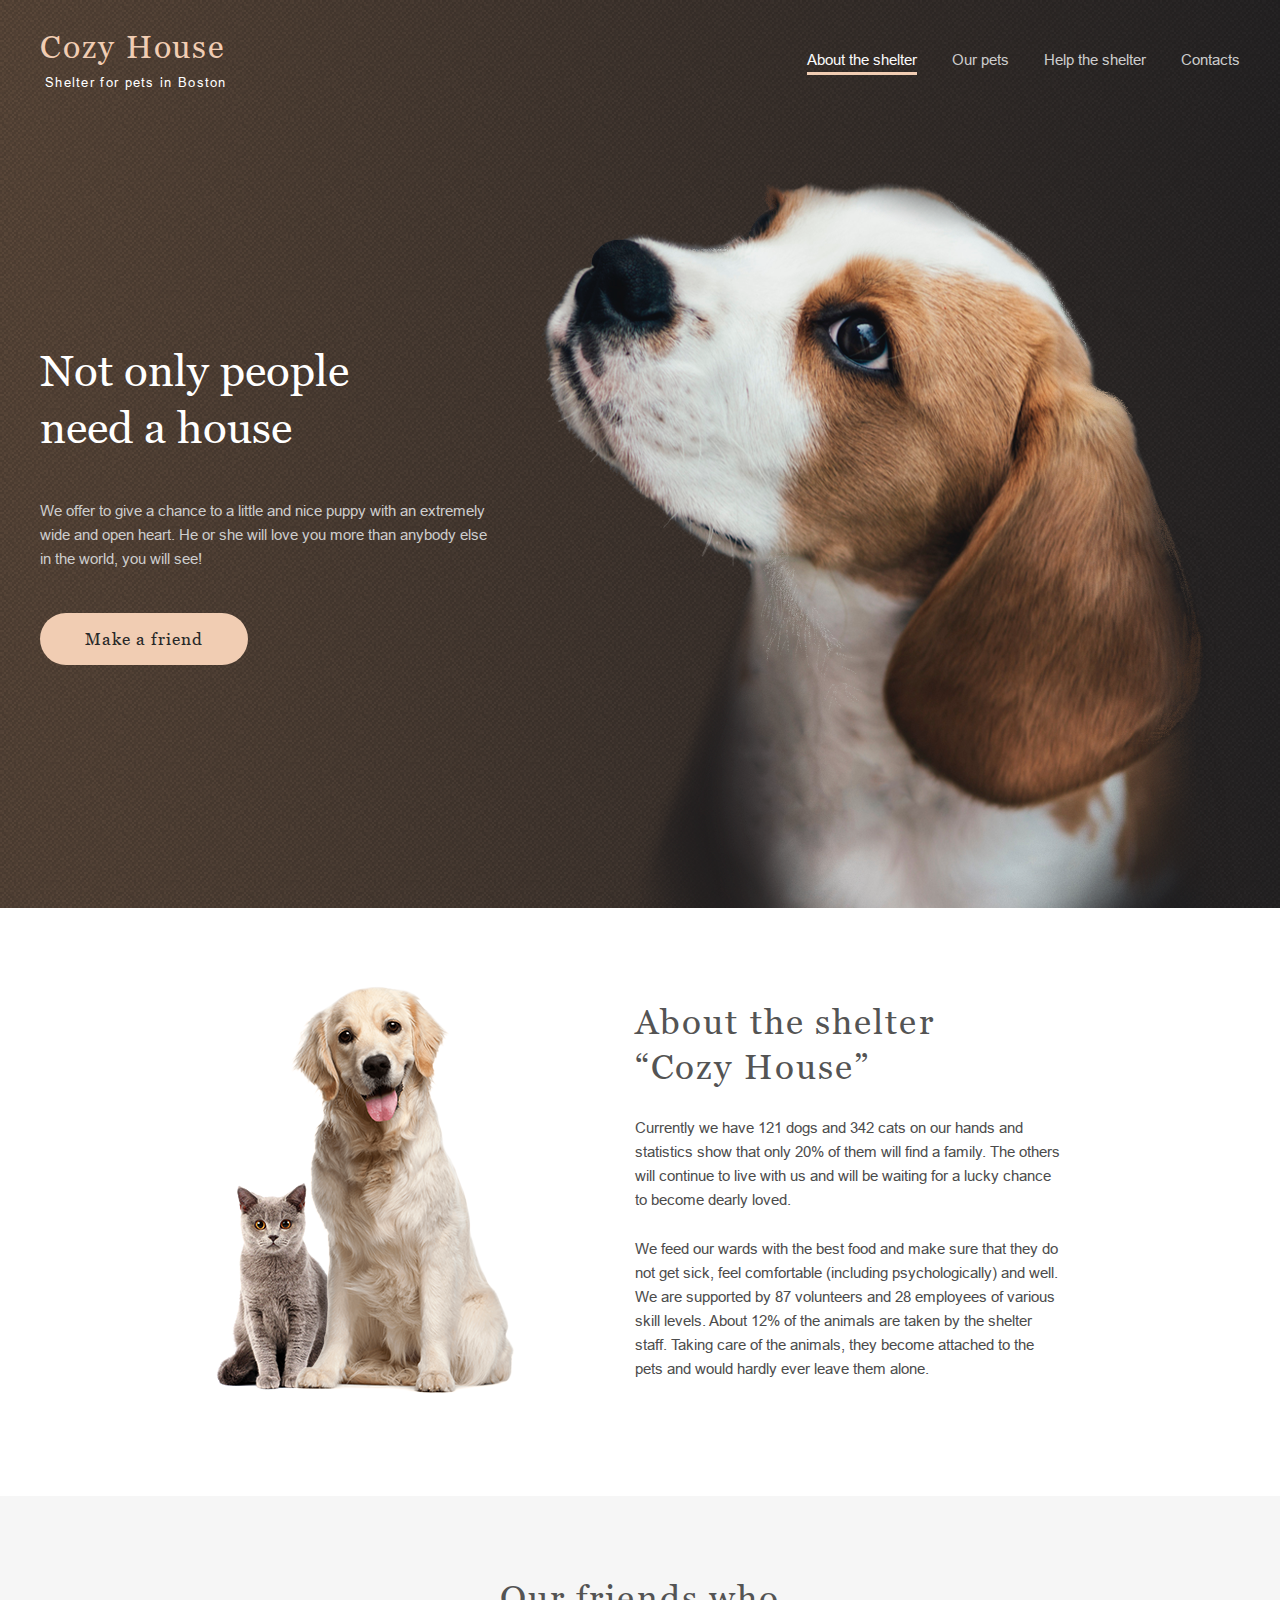
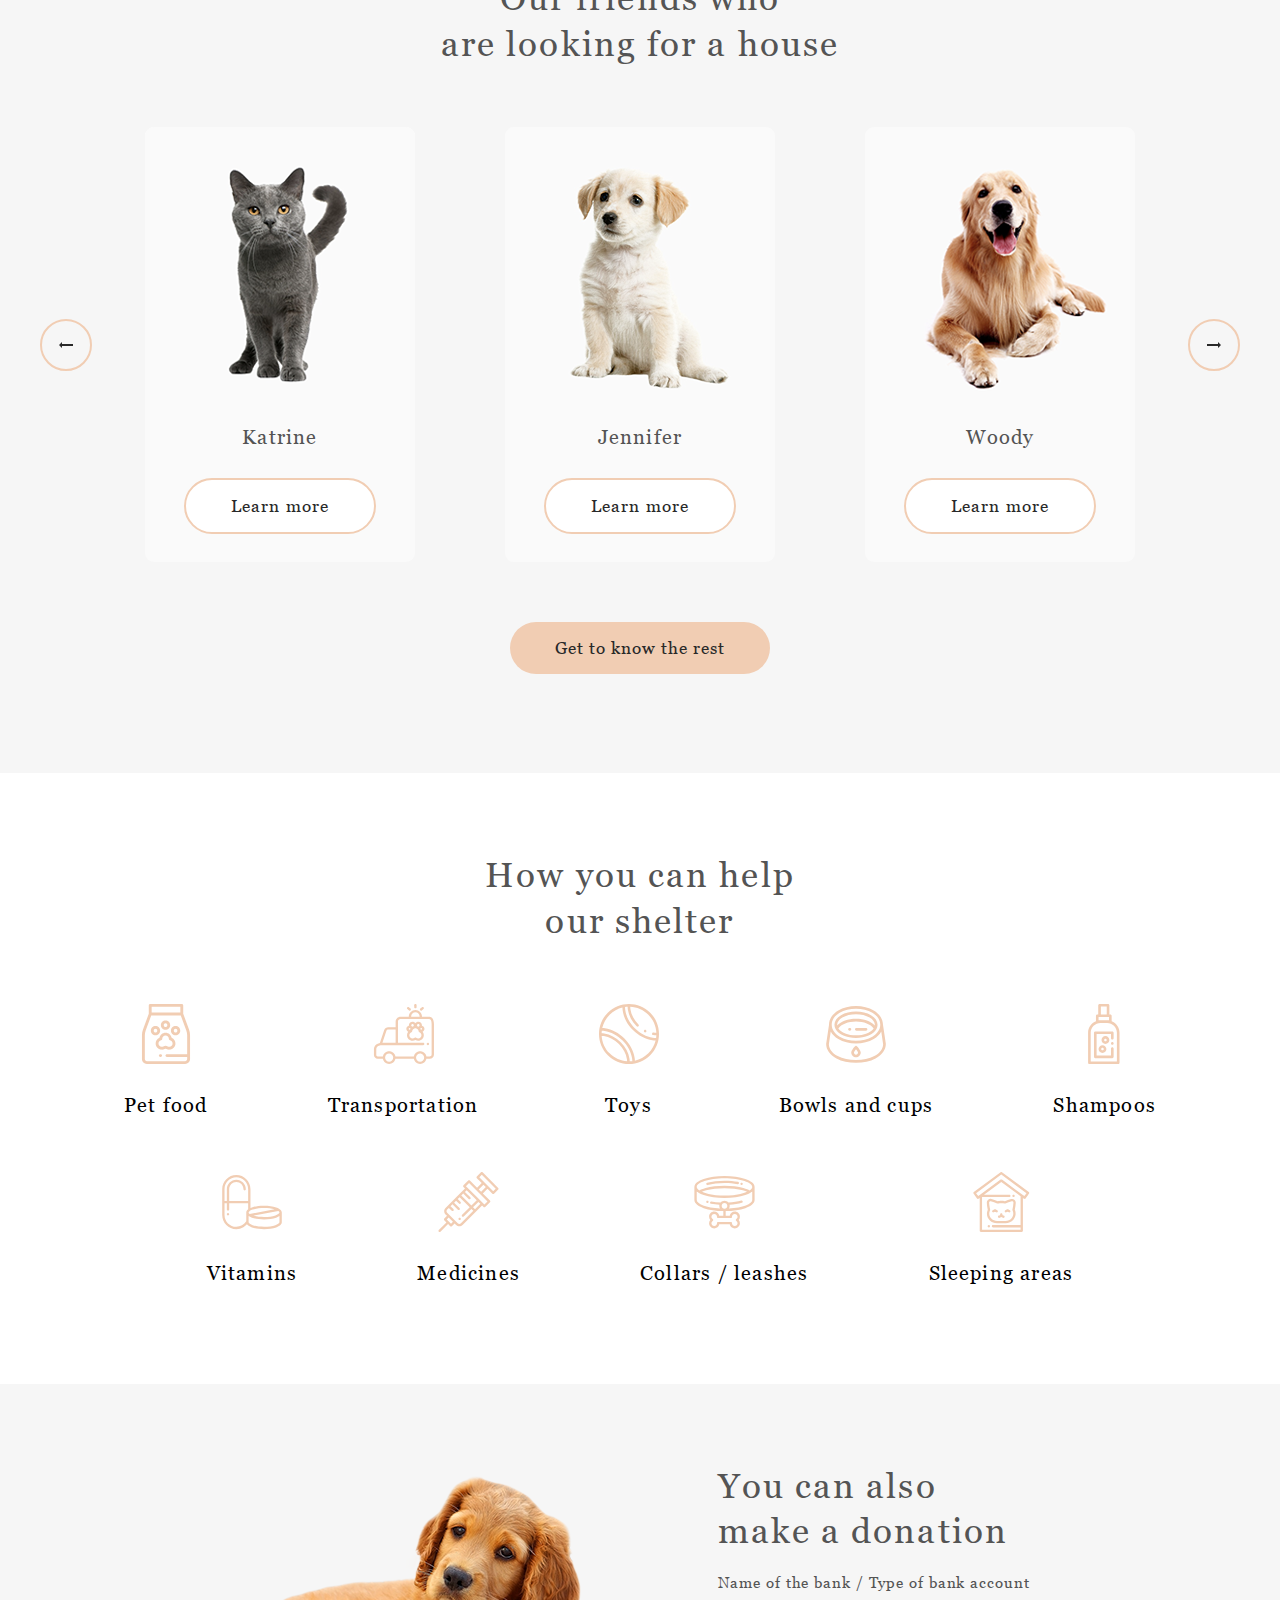
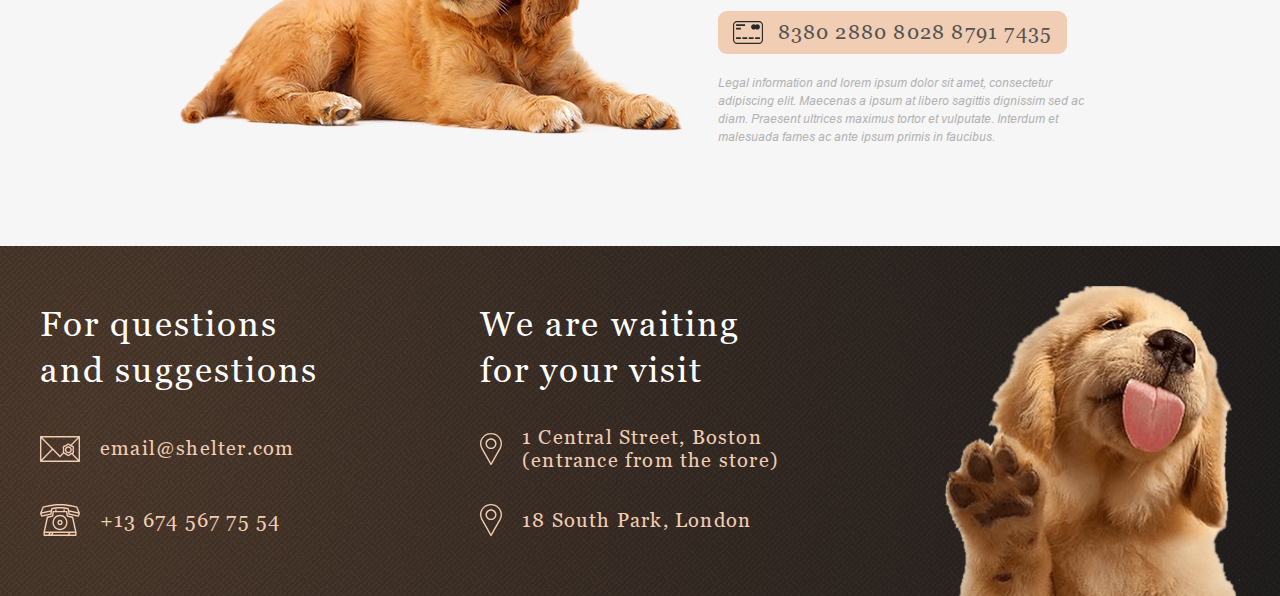
<file: shelter/index.html>
<!DOCTYPE html>
<html lang="en">

<head>
  <meta charset="UTF-8">
  <meta http-equiv="X-UA-Compatible" content="IE=edge">
  <meta name="viewport" content="width=device-width, initial-scale=1.0">
  <title>Main - Shelter</title>
  <link rel="stylesheet" type="text/css" href="./style.css">
  <!-- <link rel="stylesheet" type="text/css" href="./style-css.css"> -->
  <!-- <link rel="stylesheet" type="text/css" href="https://necolas.github.io/normalize.css/8.0.1/normalize.css"> -->
  <link rel="icon" type="image/png" sizes="32x32" href="./assets/favicon/icons8-doge-32.png">
  <link rel="icon" type="image/png" sizes="16x16" href="./assets/favicon/icons8-doge-16.png">

</head>

<body>
  <header class="header header-main">
    <div class="wrapper">
      <div onclick="location.href='#?'" class="header-logo">
        <div class="header-logo-title__main">Cozy House</div>
        <div class="header-logo-subtitle__main">Shelter for pets in Boston</div>
      </div>
      <nav class="nav">
        <ul class="nav-list">
          <li class="nav-item">
            <a href="#" class="nav-link-main__active">About the shelter</a>
          </li>
          <li class="nav-item">
            <a href="./pets.html" class="nav-link-main">Our pets</a>
          </li>
          <li class="nav-item">
            <a href="#help" class="nav-link-main">Help the shelter</a>
          </li>
          <li class="nav-item">
            <a href="#footer" class="nav-link-main">Contacts</a>
          </li>
        </ul>
      </nav>
      <div class="nav-burger">
        <svg width="30" height="22" viewBox="0 0 30 22" fill="none" xmlns="http://www.w3.org/2000/svg">
          <line y1="21" x2="30" y2="21" stroke="#F1CDB3" stroke-width="2"/>
          <line y1="11" x2="30" y2="11" stroke="#F1CDB3" stroke-width="2"/>
          <line y1="1" x2="30" y2="1" stroke="#F1CDB3" stroke-width="2"/>
          </svg>
      </div>
    </div>
  </header>
  <main class="main">

    <!-- Section 1 start -->
    <section class="welcome" id="welcome">
      <div class="wrapper">

        <h1>Not only people<br>need a house</h1>
        <p>
          We offer to give a chance to a little and nice puppy with an extremely wide and open heart. He or she will
          love you more than anybody else in the world, you will see!
        </p>
        <button class="button-welcome" onclick="location.href='#pets'" type="button">Make a friend</button>

        <img src="./assets/img/start-screen-puppy.png" class="pic welcome-pic" alt="start-screen-puppy">
      </div>
    </section>

    <!-- Section 2 start -->
    <section class="about" id="about">
      <div class="wrapper">

        <img src="./assets/img/about-pets.png" class="pic about-pic" alt="about-pets">
        <h3>About the shelter “Cozy House”</h3>
        <p>
          Currently we have 121 dogs and 342 cats on our hands and statistics show that only 20% of them will find a
          family. The others will continue to live with us and will be waiting for a lucky chance to become dearly
          loved.
        </p>
        <p>We feed our wards with the best food and make sure that they do not get sick, feel comfortable (including
          psychologically) and well. We are supported by 87 volunteers and 28 employees of various skill levels. About
          12% of the animals are taken by the shelter staff. Taking care of the animals, they become attached to the
          pets and would hardly ever leave them alone.</p>
      </div>

    </section>

    <!-- Section 3 start -->
    <section class="pets" id="pets">
      <div class="wrapper pets-main">
        <h3>Our friends who<br>are looking for a house</h3>
        <div class="pets-carousel">
          <button class="pagination__button" type="button"><img src="./assets/svg/arrow-l.svg" alt="button-arrow"></button>
          <div class="pets-cards-block-main">
            <div class="pets-card">
              <img src="./assets/img/pets/katrine.png" alt="katrine">
              <div class="pets-card-title">Katrine</div>
              <button class="pets-card-button" type="button">Learn more</button>
            </div>
            <div class="pets-card">
              <img src="./assets/img/pets/jennifer.png" alt="jennifer">
              <div class="pets-card-title">Jennifer</div>
              <button class="pets-card-button" type="button">Learn more</button>
            </div>
            <div class="pets-card">
              <img src="./assets/img/pets/woody.png" alt="woody">
              <div class="pets-card-title">Woody</div>
              <button class="pets-card-button" type="button">Learn more</button>
            </div>
          </div>
          <button class="pagination__button" type="button"><img src="./assets/svg/arrow-r.svg" alt="button-arrow"></button>
        </div>

        <button class="our-pets-button" onclick="location.href='./pets.html'" type="button">Get to know the rest</button>
      </div>
    </section>

    <!-- Section 4 start -->
    <section class="help" id="help">
      <div class="wrapper">
        <h3>How you can help our shelter</h3>

        <div class="help-block">
          <div class="help-item">
            <img src="./assets/svg/icon-pet-food.svg" alt="icon-pet-food" class="help-icon">
            <div class="help-heading">Pet food</div>
          </div>
          <div class="help-item">
            <img src="./assets/svg/icon-transportation.svg" alt="icon-transportation" class="help-icon">
            <div class="help-heading">Transportation</div>
          </div>
          <div class="help-item">
            <img src="./assets/svg/icon-toys.svg" alt="icon-toys" class="help-icon">
            <div class="help-heading">Toys</div>
          </div>
          <div class="help-item">
            <img src="./assets/svg/icon-bowls-and-cups.svg" alt="icon-bowls-and-cups" class="help-icon">
            <div class="help-heading">Bowls and cups</div>
          </div>
          <div class="help-item">
            <img src="./assets/svg/icon-shampoos.svg" alt="icon-shampoos" class="help-icon">
            <div class="help-heading">Shampoos</div>
          </div>
          <div class="help-item">
            <img src="./assets/svg/icon-vitamins.svg" alt="icon-vitamins" class="help-icon">
            <div class="help-heading">Vitamins</div>
          </div>
          <div class="help-item">
            <img src="./assets/svg/icon-medicines.svg" alt="icon-medicines" class="help-icon">
            <div class="help-heading">Medicines</div>
          </div>
          <div class="help-item">
            <img src="./assets/svg/icon-collars-leashes.svg" alt="icon-collars-leashes" class="help-icon">
            <div class="help-heading">Collars / leashes</div>
          </div>
          <div class="help-item">
            <img src="./assets/svg/icon-sleeping-area.svg" alt="icon-sleeping-area" class="help-icon">
            <div class="help-heading">Sleeping areas</div>
          </div>
        </div>
      </div>

    </section>

    <!-- Section 5 start -->
    <section class="donation" id="donation">
      <div class="wrapper">
        <img src="./assets/img/donation-dog.png" class="pic donation-pic" alt="donation-dog">
        <h3>You can also<br>make a donation</h3>
        <h5>Name of the bank / Type of bank account</h5>
        <div class="credit-card" onclick="location.href='#?'">
          <img src="./assets/svg/icon-credit-card.svg" alt="icon-credit-card.svg">
          <h4 class="credit-card-number">8380 2880 8028 8791 7435</h4>
        </div>
        <p class="donation-description">Legal information and lorem ipsum dolor sit amet, consectetur adipiscing elit.
          Maecenas a ipsum at libero sagittis dignissim sed ac diam. Praesent ultrices maximus tortor et vulputate.
          Interdum et malesuada fames ac ante ipsum primis in faucibus.</p>

      </div>
    </section>
  </main>
  <footer class="footer" id="footer">
    <div class="wrapper">
      <div class="contacts-block">
      <h3>For questions and suggestions</h3>
      <a class="contact" href="mailto:email@shelter.com">
        <svg width="40" height="26" viewBox="0 0 40 26" fill="none" xmlns="http://www.w3.org/2000/svg">
          <path d="M39.315 0H0.684964C0.5033 0 0.329077 0.0732456 0.200621 0.203625C0.0721657 0.334003 0 0.510836 0 0.695219V25.3048C0 25.4892 0.0721657 25.666 0.200621 25.7964C0.329077 25.9268 0.5033 26 0.684964 26H39.315C39.4967 26 39.6709 25.9268 39.7994 25.7964C39.9278 25.666 40 25.4892 40 25.3048V0.695219C40 0.510836 39.9278 0.334003 39.7994 0.203625C39.6709 0.0732456 39.4967 0 39.315 0ZM32.5774 15.0331C32.6846 15.5259 32.7954 16.0355 32.6513 16.2882C32.4966 16.5596 31.9966 16.7173 31.5131 16.8699C31.1316 16.9902 30.7373 17.1147 30.3857 17.3212C30.0461 17.5206 29.7523 17.8001 29.4683 18.0704C29.0772 18.4426 28.7079 18.794 28.374 18.794C28.04 18.794 27.6706 18.4425 27.2797 18.0704C26.9956 17.8001 26.7018 17.5205 26.3622 17.3212C26.0107 17.1147 25.6163 16.9903 25.2348 16.8699C24.7513 16.7173 24.2513 16.5596 24.0967 16.2882C23.9526 16.0355 24.0633 15.5259 24.1705 15.0331C24.2584 14.6285 24.3493 14.2103 24.3493 13.7821C24.3493 13.354 24.2584 12.9356 24.1705 12.5311C24.0633 12.0383 23.9526 11.5288 24.0967 11.2759C24.2513 11.0046 24.7513 10.8468 25.2348 10.6942C25.6163 10.5739 26.0107 10.4494 26.3622 10.243C26.7018 10.0435 26.9956 9.76403 27.2797 9.49373C27.6706 9.12165 28.04 8.77015 28.374 8.77015C28.7079 8.77015 29.0773 9.12165 29.4683 9.49373C29.7523 9.76403 30.0461 10.0435 30.3857 10.243C30.7373 10.4493 31.1316 10.5738 31.5131 10.6941C31.9966 10.8467 32.4966 11.0045 32.6512 11.2758C32.7954 11.5286 32.6846 12.0381 32.5774 12.5309C32.4895 12.9354 32.3986 13.3537 32.3986 13.7819C32.3986 14.2102 32.4895 14.6286 32.5774 15.0331ZM30.5975 8.66076C30.5345 8.60237 30.4705 8.54156 30.4053 8.47955C29.8904 7.98955 29.2497 7.3798 28.374 7.3798C27.4982 7.3798 26.8575 7.98955 26.3426 8.47955C26.1045 8.70609 25.8796 8.92013 25.6761 9.03961C25.4574 9.168 25.1518 9.26449 24.8281 9.36655C24.1276 9.58763 23.3336 9.8381 22.9109 10.5797C22.5001 11.3004 22.6768 12.1134 22.8328 12.8307C22.9081 13.1777 22.9794 13.5055 22.9794 13.7821C22.9794 14.0587 22.9081 14.3866 22.8328 14.7336C22.6975 15.3556 22.5473 16.0496 22.7775 16.693L19.9997 19.5464L2.32449 1.39044H37.6748L30.5975 8.66076ZM11.7007 13L1.36993 23.6116V2.38812L11.7007 13ZM12.6635 13.989L19.5124 21.0242C19.5761 21.0896 19.6519 21.1416 19.7356 21.177C19.8192 21.2125 19.9089 21.2308 19.9996 21.2308C20.0902 21.2308 20.18 21.2125 20.2636 21.177C20.3472 21.1416 20.4231 21.0896 20.4868 21.0242L23.6841 17.7398C24.044 17.9494 24.4495 18.0781 24.8281 18.1976C25.1518 18.2997 25.4575 18.3962 25.6761 18.5245C25.8796 18.644 26.1044 18.8581 26.3426 19.0846C26.8575 19.5746 27.4982 20.1844 28.374 20.1844C29.2496 20.1844 29.8904 19.5746 30.4053 19.0846C30.6434 18.858 30.8682 18.644 31.0718 18.5244C31.2043 18.4466 31.3691 18.3806 31.5502 18.3179L37.675 24.6094H2.32431L12.6635 13.989ZM32.9664 17.7946C33.3117 17.6108 33.6223 17.3612 33.8371 16.9846C34.2479 16.2639 34.0711 15.4508 33.9151 14.7336C33.8398 14.3866 33.7686 14.0587 33.7686 13.7821C33.7686 13.5055 33.8398 13.1777 33.9151 12.8307C34.0711 12.1134 34.2479 11.3005 33.837 10.5797C33.4142 9.8381 32.6203 9.58763 31.9197 9.36655L31.8559 9.34634L38.6301 2.38738V23.6122L32.9664 17.7946Z" fill="#F1CDB3"/>
          <path d="M28.374 10.2424C26.451 10.2424 24.8865 11.8302 24.8865 13.782C24.8865 15.7337 26.451 17.3215 28.374 17.3215C30.297 17.3215 31.8614 15.7337 31.8614 13.782C31.8614 11.8302 30.2969 10.2424 28.374 10.2424ZM28.374 15.9311C27.2064 15.9311 26.2564 14.967 26.2564 13.782C26.2564 12.5969 27.2063 11.6328 28.374 11.6328C29.5416 11.6328 30.4915 12.5969 30.4915 13.782C30.4915 14.967 29.5415 15.9311 28.374 15.9311Z" fill="#F1CDB3"/>
          </svg>
        <h4>email@shelter.com</h4>
      </a>
      <a class="contact" href="tel:+136745677554">
        <svg width="40" height="32" viewBox="0 0 40 32" fill="none" xmlns="http://www.w3.org/2000/svg">
          <path d="M39.9461 8.89543L37.5102 2.9049C37.4685 2.80251 37.4043 2.71139 37.3226 2.63868C37.2408 2.56598 37.1437 2.51367 37.0389 2.48585L34.111 1.70799C25.5388 -0.569376 14.4609 -0.569281 5.88906 1.70799L2.96105 2.48585C2.85626 2.51367 2.75918 2.56598 2.67743 2.63868C2.59568 2.71139 2.53147 2.80251 2.48984 2.9049L0.0539764 8.89543C-0.0131281 9.06038 -0.0178273 9.24503 0.0407965 9.41333L1.01509 12.2089C1.07166 12.3713 1.18339 12.5075 1.32986 12.5925C1.47633 12.6775 1.64776 12.7056 1.8128 12.6717L11.0692 10.7747C11.2084 10.7462 11.3359 10.675 11.4348 10.5706C11.5337 10.4661 11.5993 10.3334 11.623 10.19L12.4245 5.32594C16.8365 4.18994 23.1635 4.18994 27.5753 5.32594L28.3769 10.19C28.4006 10.3335 28.4662 10.4663 28.5651 10.5707C28.664 10.6751 28.7915 10.7463 28.9307 10.7748L38.187 12.6718C38.3521 12.7056 38.5234 12.6774 38.6699 12.5924C38.8164 12.5075 38.9281 12.3714 38.9848 12.209L39.9592 9.41343C40.0178 9.2451 40.0131 9.06043 39.9461 8.89543ZM2.13193 11.1412L1.63183 9.70624L10.5973 7.78606L10.321 9.46295L2.13193 11.1412ZM11.6222 4.0568C11.4935 4.09314 11.3777 4.16636 11.2883 4.26784C11.1989 4.36933 11.1396 4.49486 11.1174 4.62969L10.848 6.26453L1.85991 8.1896L3.65015 3.78707L6.2409 3.09877C14.5991 0.878304 25.4007 0.878208 33.7593 3.09877L36.35 3.78707L38.1403 8.1896L29.1522 6.26453L28.8828 4.62969C28.8606 4.49487 28.8013 4.36936 28.7119 4.26788C28.6224 4.1664 28.5066 4.09318 28.378 4.0568C23.6016 2.70615 16.3984 2.70615 11.6222 4.0568ZM37.8681 11.1412L29.6792 9.46295L29.4028 7.78606L38.3682 9.70624L37.8681 11.1412Z" fill="#F1CDB3"/>
          <path d="M33.2901 13.1186C33.261 12.9842 33.1948 12.8612 33.0995 12.7643C33.0041 12.6673 32.8836 12.6005 32.7522 12.5717L27.9776 11.526L27.3764 7.51395C27.351 7.34431 27.2672 7.18959 27.1401 7.07781C27.013 6.96603 26.851 6.90458 26.6835 6.90458H24.814V5.96398C24.814 5.56724 24.5002 5.2456 24.1129 5.2456C23.7257 5.2456 23.4119 5.56724 23.4119 5.96398V6.90458H16.5882V5.96398C16.5882 5.56724 16.2744 5.2456 15.8871 5.2456C15.4999 5.2456 15.1861 5.56724 15.1861 5.96398V6.90458H13.3166C13.1491 6.90458 12.9871 6.96603 12.86 7.07781C12.7329 7.18959 12.6491 7.34431 12.6237 7.51395L12.0224 11.526L7.24791 12.5717C7.11654 12.6005 6.996 12.6673 6.90063 12.7643C6.80527 12.8612 6.73908 12.9842 6.70996 13.1186L3.46796 28.0878C3.45692 28.1389 3.45134 28.1911 3.45132 28.2434V31.2816C3.45132 31.4721 3.52519 31.6549 3.65666 31.7896C3.78814 31.9243 3.96645 32 4.15239 32H35.8477C36.0336 32 36.212 31.9243 36.3434 31.7896C36.4749 31.6549 36.5488 31.4721 36.5488 31.2816V28.2434C36.5488 28.1911 36.5432 28.1389 36.5321 28.0878L33.2901 13.1186ZM7.98131 13.8802L12.7885 12.8273C12.9276 12.7968 13.0544 12.7238 13.152 12.6178C13.2496 12.5118 13.3134 12.3779 13.335 12.2338L13.9183 8.34134H26.0819L26.6651 12.2338C26.6867 12.3779 26.7505 12.5118 26.8481 12.6178C26.9457 12.7238 27.0725 12.7968 27.2115 12.8273L32.0189 13.8802L34.9741 27.5251H5.0261L7.98131 13.8802ZM11.7966 28.9618L10.8935 30.5632H9.82782L10.7309 28.9618H11.7966ZM13.416 28.9618H28.6721L27.769 30.5632H12.513L13.416 28.9618ZM4.85345 28.9618H9.11142L8.20836 30.5632H4.85345V28.9618ZM29.3885 30.5632L30.2916 28.9618H35.1466V30.5632H29.3885Z" fill="#F1CDB3"/>
          <path d="M20 26.1606C24.1492 26.1606 27.5248 22.7016 27.5248 18.45C27.5248 14.1983 24.1492 10.7393 20 10.7393C15.8509 10.7393 12.4753 14.1983 12.4753 18.45C12.4753 22.7016 15.8509 26.1606 20 26.1606ZM20 12.1761C23.3761 12.1761 26.1227 14.9905 26.1227 18.45C26.1227 21.9094 23.3761 24.7238 20 24.7238C16.624 24.7238 13.8774 21.9094 13.8774 18.45C13.8774 14.9905 16.624 12.1761 20 12.1761Z" fill="#F1CDB3"/>
          <path d="M20 21.1847C21.4717 21.1847 22.6691 19.9578 22.6691 18.4497C22.6691 16.9416 21.4717 15.7147 20 15.7147C18.5283 15.7147 17.3309 16.9416 17.3309 18.4497C17.3309 19.9578 18.5283 21.1847 20 21.1847ZM20 17.1514C20.6987 17.1514 21.267 17.7338 21.267 18.4497C21.267 19.1656 20.6987 19.7479 20 19.7479C19.3014 19.7479 18.733 19.1656 18.733 18.4497C18.733 17.7339 19.3014 17.1514 20 17.1514Z" fill="#F1CDB3"/>
          </svg>
        <h4>+13&nbsp;674&nbsp;567&nbsp;75&nbsp;54</h4>
      </a>
    </div>
      <div class="contacts-block">
      <h3>We are waiting for your visit</h3>
      <a class="contact" href="https://www.google.com/maps/@42.3585558,-71.056915,17z" target="_blank">
        <svg width="22" height="32" viewBox="0 0 22 32" fill="none" xmlns="http://www.w3.org/2000/svg">
          <path d="M11 0C4.93475 0 3.05176e-05 4.78519 3.05176e-05 10.6667C3.05176e-05 12.4323 0.455262 14.1829 1.32067 15.7357L10.3985 31.6562C10.5193 31.8685 10.7496 32 11 32C11.2504 32 11.4807 31.8685 11.6016 31.6562L20.6827 15.7304C21.5448 14.1829 22 12.4323 22 10.6666C22 4.78519 17.0653 0 11 0ZM19.4762 15.0905L11 29.9557L2.52717 15.0964C1.7732 13.7435 1.37507 12.2116 1.37507 10.6667C1.37507 5.52019 5.69278 1.33337 11 1.33337C16.3073 1.33337 20.625 5.52025 20.625 10.6667C20.625 12.2116 20.2269 13.7435 19.4762 15.0905Z" fill="#F1CDB3"/>
          <path d="M11 5.33329C7.9674 5.33329 5.50008 7.72586 5.50008 10.6666C5.50008 13.6074 7.9674 16 11 16C14.0327 16 16.5 13.6074 16.5 10.6667C16.5 7.72592 14.0327 5.33329 11 5.33329ZM11 14.6667C8.72537 14.6667 6.87505 12.8724 6.87505 10.6667C6.87505 8.46092 8.72537 6.66667 11 6.66667C13.2747 6.66667 15.125 8.46092 15.125 10.6667C15.125 12.8724 13.2747 14.6667 11 14.6667Z" fill="#F1CDB3"/>
          </svg>
        <h4>1 Central Street, Boston (entrance from the store)</h4>
      </a>
      <a class="contact" href="https://www.google.com/maps/@51.5141619,-0.2812195,11z" target="_blank">
        <svg width="22" height="32" viewBox="0 0 22 32" fill="none" xmlns="http://www.w3.org/2000/svg">
          <path d="M11 0C4.93475 0 3.05176e-05 4.78519 3.05176e-05 10.6667C3.05176e-05 12.4323 0.455262 14.1829 1.32067 15.7357L10.3985 31.6562C10.5193 31.8685 10.7496 32 11 32C11.2504 32 11.4807 31.8685 11.6016 31.6562L20.6827 15.7304C21.5448 14.1829 22 12.4323 22 10.6666C22 4.78519 17.0653 0 11 0ZM19.4762 15.0905L11 29.9557L2.52717 15.0964C1.7732 13.7435 1.37507 12.2116 1.37507 10.6667C1.37507 5.52019 5.69278 1.33337 11 1.33337C16.3073 1.33337 20.625 5.52025 20.625 10.6667C20.625 12.2116 20.2269 13.7435 19.4762 15.0905Z" fill="#F1CDB3"/>
          <path d="M11 5.33329C7.9674 5.33329 5.50008 7.72586 5.50008 10.6666C5.50008 13.6074 7.9674 16 11 16C14.0327 16 16.5 13.6074 16.5 10.6667C16.5 7.72592 14.0327 5.33329 11 5.33329ZM11 14.6667C8.72537 14.6667 6.87505 12.8724 6.87505 10.6667C6.87505 8.46092 8.72537 6.66667 11 6.66667C13.2747 6.66667 15.125 8.46092 15.125 10.6667C15.125 12.8724 13.2747 14.6667 11 14.6667Z" fill="#F1CDB3"/>
          </svg>
        <h4>18 South Park, London</h4>
      </a>
    </div>
      <img src="./assets/img/footer-puppy.png" class="pic footer-pic" alt="footer-puppy">
    </div>
  </footer>
  <script src="./index.js"></script>
</body>

</html>
</file>
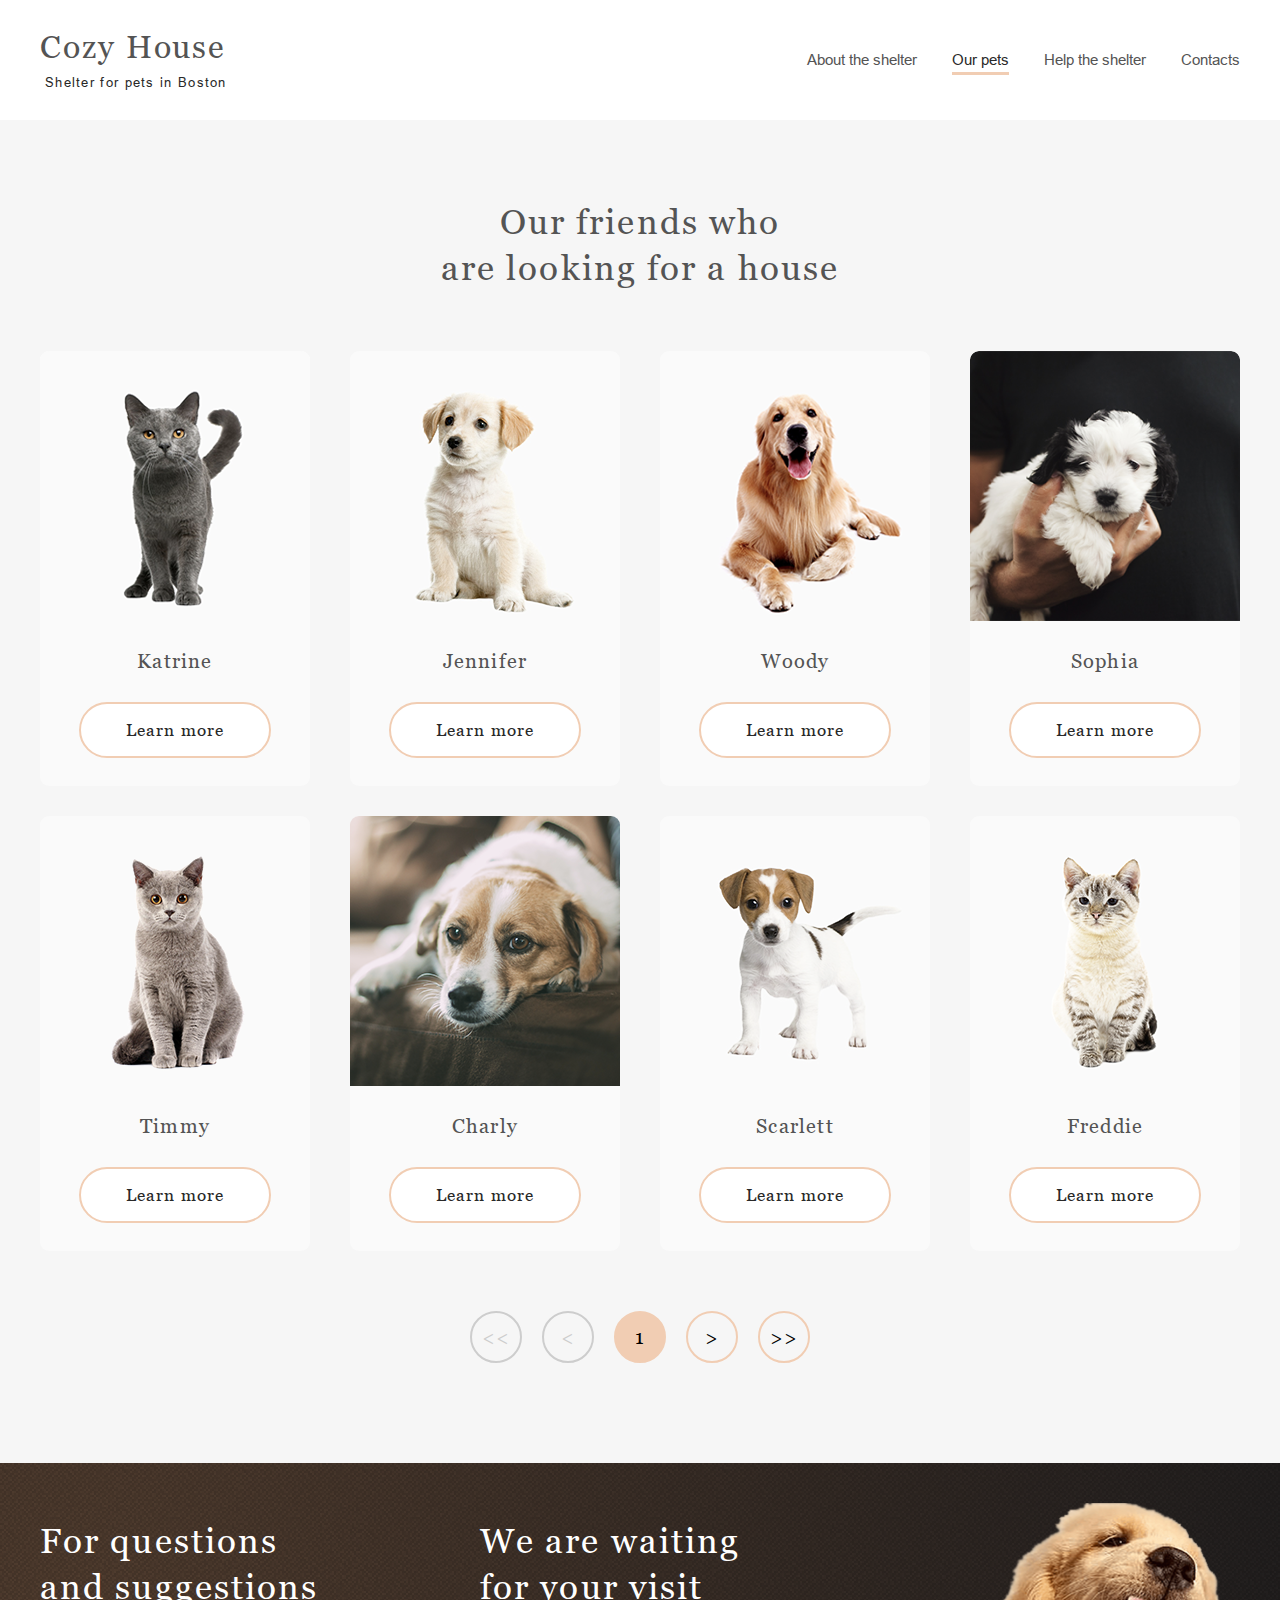
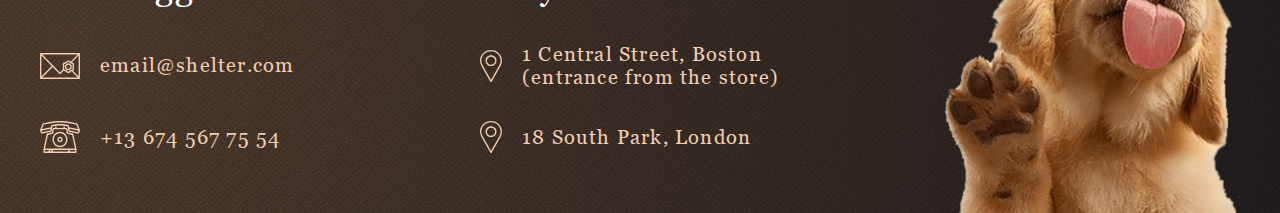
<file: shelter/pets.html>
<!DOCTYPE html>
<html lang="en">

<head>
  <meta charset="UTF-8">
  <meta http-equiv="X-UA-Compatible" content="IE=edge">
  <meta name="viewport" content="width=device-width, initial-scale=1.0">
  <title>Pets - Shelter</title>
  <link rel="stylesheet" type="text/css" href="./style.css">
  <!-- <link rel="stylesheet" type="text/css" href="./style-css.css"> -->
  <!-- <link rel="stylesheet" type="text/css" href="https://necolas.github.io/normalize.css/8.0.1/normalize.css"> -->
  <link rel="icon" type="image/png" sizes="32x32" href="./assets/favicon/icons8-doge-32.png">
  <link rel="icon" type="image/png" sizes="16x16" href="./assets/favicon/icons8-doge-16.png">
</head>

<body>
  <header class="header header-pets">
    <div class="wrapper">
      <div onclick="location.href='./index.html'" class="header-logo">
        <div class="header-logo-title__pets">Cozy House</div>
        <div class="header-logo-subtitle__pets">Shelter for pets in Boston</div>
      </div>
      <nav class="nav">
        <ul class="nav-list">
          <li class="nav-item">
            <a href="./index.html" class="nav-link-pets">About the shelter</a>
          </li>
          <li class="nav-item">
            <a href="#?" class="nav-link-pets__active">Our pets</a>
          </li>
          <li class="nav-item">
            <a href="./index.html#help" class="nav-link-pets">Help the shelter</a>
          </li>
          <li class="nav-item">
            <a href="#footer" class="nav-link-pets">Contacts</a>
          </li>
        </ul>
      </nav>
      <div class="nav-burger">
        <svg width="30" height="22" viewBox="0 0 30 22" fill="none" xmlns="http://www.w3.org/2000/svg">
          <line y1="21" x2="30" y2="21" stroke-width="2"/>
          <line y1="11" x2="30" y2="11" stroke-width="2"/>
          <line y1="1" x2="30" y2="1" stroke-width="2"/>
          </svg>
      </div>
    </div>
  </header>
  <main class="main">

    <section class="pets" id="pets">
      <div class="wrapper pets-pets">
        <h1>Our friends who<br>are looking for a house</h1>
        <div class="pets-cards-block-pets">
          <div class="pets-card">
            <img src="./assets/img/pets/katrine.png" alt="katrine">
            <div class="pets-card-title">Katrine</div>
            <button class="pets-card-button" type="button">Learn more</button>
          </div>
          <div class="pets-card">
            <img src="./assets/img/pets/jennifer.png" alt="jennifer">
            <div class="pets-card-title">Jennifer</div>
            <button class="pets-card-button" type="button">Learn more</button>
          </div>
          <div class="pets-card">
            <img src="./assets/img/pets/woody.png" alt="woody">
            <div class="pets-card-title">Woody</div>
            <button class="pets-card-button" type="button">Learn more</button>
          </div>
          <div class="pets-card">
            <img src="./assets/img/pets/sophia.png" alt="sophia">
            <div class="pets-card-title">Sophia</div>
            <button class="pets-card-button" type="button">Learn more</button>
          </div>
          <div class="pets-card">
            <img src="./assets/img/pets/timmy.png" alt="timmy">
            <div class="pets-card-title">Timmy</div>
            <button class="pets-card-button" type="button">Learn more</button>
          </div>
          <div class="pets-card">
            <img src="./assets/img/pets/charly.png" alt="charly">
            <div class="pets-card-title">Charly</div>
            <button class="pets-card-button" type="button">Learn more</button>
          </div>
          <div class="pets-card">
            <img src="./assets/img/pets/scarlett.png" alt="scarlett">
            <div class="pets-card-title">Scarlett</div>
            <button class="pets-card-button" type="button">Learn more</button>
          </div>
          <div class="pets-card">
            <img src="./assets/img/pets/freddie.png" alt="freddie">
            <div class="pets-card-title">Freddie</div>
            <button class="pets-card-button" type="button">Learn more</button>
          </div>
        </div>

        <div class="pagination">
          <button class="pagination__button__inactive" type="button">&lt;&lt;</button>
          <button class="pagination__button__inactive" type="button">&lt;</button>
          <button class="pagination__button__active" type="button">1</button>
          <button class="pagination__button" type="button">&gt;</button>
          <button class="pagination__button" type="button">&gt;&gt;</button>
        </div>

      </div>
    </section>

  </main>
  <footer class="footer" id="footer">
    <div class="wrapper">
      <div class="contacts-block">
      <h3>For questions and suggestions</h3>
      <a class="contact" href="mailto:email@shelter.com">
        <svg width="40" height="26" viewBox="0 0 40 26" fill="none" xmlns="http://www.w3.org/2000/svg">
          <path d="M39.315 0H0.684964C0.5033 0 0.329077 0.0732456 0.200621 0.203625C0.0721657 0.334003 0 0.510836 0 0.695219V25.3048C0 25.4892 0.0721657 25.666 0.200621 25.7964C0.329077 25.9268 0.5033 26 0.684964 26H39.315C39.4967 26 39.6709 25.9268 39.7994 25.7964C39.9278 25.666 40 25.4892 40 25.3048V0.695219C40 0.510836 39.9278 0.334003 39.7994 0.203625C39.6709 0.0732456 39.4967 0 39.315 0ZM32.5774 15.0331C32.6846 15.5259 32.7954 16.0355 32.6513 16.2882C32.4966 16.5596 31.9966 16.7173 31.5131 16.8699C31.1316 16.9902 30.7373 17.1147 30.3857 17.3212C30.0461 17.5206 29.7523 17.8001 29.4683 18.0704C29.0772 18.4426 28.7079 18.794 28.374 18.794C28.04 18.794 27.6706 18.4425 27.2797 18.0704C26.9956 17.8001 26.7018 17.5205 26.3622 17.3212C26.0107 17.1147 25.6163 16.9903 25.2348 16.8699C24.7513 16.7173 24.2513 16.5596 24.0967 16.2882C23.9526 16.0355 24.0633 15.5259 24.1705 15.0331C24.2584 14.6285 24.3493 14.2103 24.3493 13.7821C24.3493 13.354 24.2584 12.9356 24.1705 12.5311C24.0633 12.0383 23.9526 11.5288 24.0967 11.2759C24.2513 11.0046 24.7513 10.8468 25.2348 10.6942C25.6163 10.5739 26.0107 10.4494 26.3622 10.243C26.7018 10.0435 26.9956 9.76403 27.2797 9.49373C27.6706 9.12165 28.04 8.77015 28.374 8.77015C28.7079 8.77015 29.0773 9.12165 29.4683 9.49373C29.7523 9.76403 30.0461 10.0435 30.3857 10.243C30.7373 10.4493 31.1316 10.5738 31.5131 10.6941C31.9966 10.8467 32.4966 11.0045 32.6512 11.2758C32.7954 11.5286 32.6846 12.0381 32.5774 12.5309C32.4895 12.9354 32.3986 13.3537 32.3986 13.7819C32.3986 14.2102 32.4895 14.6286 32.5774 15.0331ZM30.5975 8.66076C30.5345 8.60237 30.4705 8.54156 30.4053 8.47955C29.8904 7.98955 29.2497 7.3798 28.374 7.3798C27.4982 7.3798 26.8575 7.98955 26.3426 8.47955C26.1045 8.70609 25.8796 8.92013 25.6761 9.03961C25.4574 9.168 25.1518 9.26449 24.8281 9.36655C24.1276 9.58763 23.3336 9.8381 22.9109 10.5797C22.5001 11.3004 22.6768 12.1134 22.8328 12.8307C22.9081 13.1777 22.9794 13.5055 22.9794 13.7821C22.9794 14.0587 22.9081 14.3866 22.8328 14.7336C22.6975 15.3556 22.5473 16.0496 22.7775 16.693L19.9997 19.5464L2.32449 1.39044H37.6748L30.5975 8.66076ZM11.7007 13L1.36993 23.6116V2.38812L11.7007 13ZM12.6635 13.989L19.5124 21.0242C19.5761 21.0896 19.6519 21.1416 19.7356 21.177C19.8192 21.2125 19.9089 21.2308 19.9996 21.2308C20.0902 21.2308 20.18 21.2125 20.2636 21.177C20.3472 21.1416 20.4231 21.0896 20.4868 21.0242L23.6841 17.7398C24.044 17.9494 24.4495 18.0781 24.8281 18.1976C25.1518 18.2997 25.4575 18.3962 25.6761 18.5245C25.8796 18.644 26.1044 18.8581 26.3426 19.0846C26.8575 19.5746 27.4982 20.1844 28.374 20.1844C29.2496 20.1844 29.8904 19.5746 30.4053 19.0846C30.6434 18.858 30.8682 18.644 31.0718 18.5244C31.2043 18.4466 31.3691 18.3806 31.5502 18.3179L37.675 24.6094H2.32431L12.6635 13.989ZM32.9664 17.7946C33.3117 17.6108 33.6223 17.3612 33.8371 16.9846C34.2479 16.2639 34.0711 15.4508 33.9151 14.7336C33.8398 14.3866 33.7686 14.0587 33.7686 13.7821C33.7686 13.5055 33.8398 13.1777 33.9151 12.8307C34.0711 12.1134 34.2479 11.3005 33.837 10.5797C33.4142 9.8381 32.6203 9.58763 31.9197 9.36655L31.8559 9.34634L38.6301 2.38738V23.6122L32.9664 17.7946Z" fill="#F1CDB3"/>
          <path d="M28.374 10.2424C26.451 10.2424 24.8865 11.8302 24.8865 13.782C24.8865 15.7337 26.451 17.3215 28.374 17.3215C30.297 17.3215 31.8614 15.7337 31.8614 13.782C31.8614 11.8302 30.2969 10.2424 28.374 10.2424ZM28.374 15.9311C27.2064 15.9311 26.2564 14.967 26.2564 13.782C26.2564 12.5969 27.2063 11.6328 28.374 11.6328C29.5416 11.6328 30.4915 12.5969 30.4915 13.782C30.4915 14.967 29.5415 15.9311 28.374 15.9311Z" fill="#F1CDB3"/>
          </svg>
        <h4>email@shelter.com</h4>
      </a>
      <a class="contact" href="tel:+136745677554">
        <svg width="40" height="32" viewBox="0 0 40 32" fill="none" xmlns="http://www.w3.org/2000/svg">
          <path d="M39.9461 8.89543L37.5102 2.9049C37.4685 2.80251 37.4043 2.71139 37.3226 2.63868C37.2408 2.56598 37.1437 2.51367 37.0389 2.48585L34.111 1.70799C25.5388 -0.569376 14.4609 -0.569281 5.88906 1.70799L2.96105 2.48585C2.85626 2.51367 2.75918 2.56598 2.67743 2.63868C2.59568 2.71139 2.53147 2.80251 2.48984 2.9049L0.0539764 8.89543C-0.0131281 9.06038 -0.0178273 9.24503 0.0407965 9.41333L1.01509 12.2089C1.07166 12.3713 1.18339 12.5075 1.32986 12.5925C1.47633 12.6775 1.64776 12.7056 1.8128 12.6717L11.0692 10.7747C11.2084 10.7462 11.3359 10.675 11.4348 10.5706C11.5337 10.4661 11.5993 10.3334 11.623 10.19L12.4245 5.32594C16.8365 4.18994 23.1635 4.18994 27.5753 5.32594L28.3769 10.19C28.4006 10.3335 28.4662 10.4663 28.5651 10.5707C28.664 10.6751 28.7915 10.7463 28.9307 10.7748L38.187 12.6718C38.3521 12.7056 38.5234 12.6774 38.6699 12.5924C38.8164 12.5075 38.9281 12.3714 38.9848 12.209L39.9592 9.41343C40.0178 9.2451 40.0131 9.06043 39.9461 8.89543ZM2.13193 11.1412L1.63183 9.70624L10.5973 7.78606L10.321 9.46295L2.13193 11.1412ZM11.6222 4.0568C11.4935 4.09314 11.3777 4.16636 11.2883 4.26784C11.1989 4.36933 11.1396 4.49486 11.1174 4.62969L10.848 6.26453L1.85991 8.1896L3.65015 3.78707L6.2409 3.09877C14.5991 0.878304 25.4007 0.878208 33.7593 3.09877L36.35 3.78707L38.1403 8.1896L29.1522 6.26453L28.8828 4.62969C28.8606 4.49487 28.8013 4.36936 28.7119 4.26788C28.6224 4.1664 28.5066 4.09318 28.378 4.0568C23.6016 2.70615 16.3984 2.70615 11.6222 4.0568ZM37.8681 11.1412L29.6792 9.46295L29.4028 7.78606L38.3682 9.70624L37.8681 11.1412Z" fill="#F1CDB3"/>
          <path d="M33.2901 13.1186C33.261 12.9842 33.1948 12.8612 33.0995 12.7643C33.0041 12.6673 32.8836 12.6005 32.7522 12.5717L27.9776 11.526L27.3764 7.51395C27.351 7.34431 27.2672 7.18959 27.1401 7.07781C27.013 6.96603 26.851 6.90458 26.6835 6.90458H24.814V5.96398C24.814 5.56724 24.5002 5.2456 24.1129 5.2456C23.7257 5.2456 23.4119 5.56724 23.4119 5.96398V6.90458H16.5882V5.96398C16.5882 5.56724 16.2744 5.2456 15.8871 5.2456C15.4999 5.2456 15.1861 5.56724 15.1861 5.96398V6.90458H13.3166C13.1491 6.90458 12.9871 6.96603 12.86 7.07781C12.7329 7.18959 12.6491 7.34431 12.6237 7.51395L12.0224 11.526L7.24791 12.5717C7.11654 12.6005 6.996 12.6673 6.90063 12.7643C6.80527 12.8612 6.73908 12.9842 6.70996 13.1186L3.46796 28.0878C3.45692 28.1389 3.45134 28.1911 3.45132 28.2434V31.2816C3.45132 31.4721 3.52519 31.6549 3.65666 31.7896C3.78814 31.9243 3.96645 32 4.15239 32H35.8477C36.0336 32 36.212 31.9243 36.3434 31.7896C36.4749 31.6549 36.5488 31.4721 36.5488 31.2816V28.2434C36.5488 28.1911 36.5432 28.1389 36.5321 28.0878L33.2901 13.1186ZM7.98131 13.8802L12.7885 12.8273C12.9276 12.7968 13.0544 12.7238 13.152 12.6178C13.2496 12.5118 13.3134 12.3779 13.335 12.2338L13.9183 8.34134H26.0819L26.6651 12.2338C26.6867 12.3779 26.7505 12.5118 26.8481 12.6178C26.9457 12.7238 27.0725 12.7968 27.2115 12.8273L32.0189 13.8802L34.9741 27.5251H5.0261L7.98131 13.8802ZM11.7966 28.9618L10.8935 30.5632H9.82782L10.7309 28.9618H11.7966ZM13.416 28.9618H28.6721L27.769 30.5632H12.513L13.416 28.9618ZM4.85345 28.9618H9.11142L8.20836 30.5632H4.85345V28.9618ZM29.3885 30.5632L30.2916 28.9618H35.1466V30.5632H29.3885Z" fill="#F1CDB3"/>
          <path d="M20 26.1606C24.1492 26.1606 27.5248 22.7016 27.5248 18.45C27.5248 14.1983 24.1492 10.7393 20 10.7393C15.8509 10.7393 12.4753 14.1983 12.4753 18.45C12.4753 22.7016 15.8509 26.1606 20 26.1606ZM20 12.1761C23.3761 12.1761 26.1227 14.9905 26.1227 18.45C26.1227 21.9094 23.3761 24.7238 20 24.7238C16.624 24.7238 13.8774 21.9094 13.8774 18.45C13.8774 14.9905 16.624 12.1761 20 12.1761Z" fill="#F1CDB3"/>
          <path d="M20 21.1847C21.4717 21.1847 22.6691 19.9578 22.6691 18.4497C22.6691 16.9416 21.4717 15.7147 20 15.7147C18.5283 15.7147 17.3309 16.9416 17.3309 18.4497C17.3309 19.9578 18.5283 21.1847 20 21.1847ZM20 17.1514C20.6987 17.1514 21.267 17.7338 21.267 18.4497C21.267 19.1656 20.6987 19.7479 20 19.7479C19.3014 19.7479 18.733 19.1656 18.733 18.4497C18.733 17.7339 19.3014 17.1514 20 17.1514Z" fill="#F1CDB3"/>
          </svg>
        <h4>+13&nbsp;674&nbsp;567&nbsp;75&nbsp;54</h4>
      </a>
    </div>
      <div class="contacts-block">
      <h3>We are waiting for your visit</h3>
      <a class="contact" href="https://www.google.com/maps/@42.3585558,-71.056915,17z" target="_blank">
        <svg width="22" height="32" viewBox="0 0 22 32" fill="none" xmlns="http://www.w3.org/2000/svg">
          <path d="M11 0C4.93475 0 3.05176e-05 4.78519 3.05176e-05 10.6667C3.05176e-05 12.4323 0.455262 14.1829 1.32067 15.7357L10.3985 31.6562C10.5193 31.8685 10.7496 32 11 32C11.2504 32 11.4807 31.8685 11.6016 31.6562L20.6827 15.7304C21.5448 14.1829 22 12.4323 22 10.6666C22 4.78519 17.0653 0 11 0ZM19.4762 15.0905L11 29.9557L2.52717 15.0964C1.7732 13.7435 1.37507 12.2116 1.37507 10.6667C1.37507 5.52019 5.69278 1.33337 11 1.33337C16.3073 1.33337 20.625 5.52025 20.625 10.6667C20.625 12.2116 20.2269 13.7435 19.4762 15.0905Z" fill="#F1CDB3"/>
          <path d="M11 5.33329C7.9674 5.33329 5.50008 7.72586 5.50008 10.6666C5.50008 13.6074 7.9674 16 11 16C14.0327 16 16.5 13.6074 16.5 10.6667C16.5 7.72592 14.0327 5.33329 11 5.33329ZM11 14.6667C8.72537 14.6667 6.87505 12.8724 6.87505 10.6667C6.87505 8.46092 8.72537 6.66667 11 6.66667C13.2747 6.66667 15.125 8.46092 15.125 10.6667C15.125 12.8724 13.2747 14.6667 11 14.6667Z" fill="#F1CDB3"/>
          </svg>
        <h4>1 Central Street, Boston (entrance from the store)</h4>
      </a>
      <a class="contact" href="https://www.google.com/maps/@51.5141619,-0.2812195,11z" target="_blank">
        <svg width="22" height="32" viewBox="0 0 22 32" fill="none" xmlns="http://www.w3.org/2000/svg">
          <path d="M11 0C4.93475 0 3.05176e-05 4.78519 3.05176e-05 10.6667C3.05176e-05 12.4323 0.455262 14.1829 1.32067 15.7357L10.3985 31.6562C10.5193 31.8685 10.7496 32 11 32C11.2504 32 11.4807 31.8685 11.6016 31.6562L20.6827 15.7304C21.5448 14.1829 22 12.4323 22 10.6666C22 4.78519 17.0653 0 11 0ZM19.4762 15.0905L11 29.9557L2.52717 15.0964C1.7732 13.7435 1.37507 12.2116 1.37507 10.6667C1.37507 5.52019 5.69278 1.33337 11 1.33337C16.3073 1.33337 20.625 5.52025 20.625 10.6667C20.625 12.2116 20.2269 13.7435 19.4762 15.0905Z" fill="#F1CDB3"/>
          <path d="M11 5.33329C7.9674 5.33329 5.50008 7.72586 5.50008 10.6666C5.50008 13.6074 7.9674 16 11 16C14.0327 16 16.5 13.6074 16.5 10.6667C16.5 7.72592 14.0327 5.33329 11 5.33329ZM11 14.6667C8.72537 14.6667 6.87505 12.8724 6.87505 10.6667C6.87505 8.46092 8.72537 6.66667 11 6.66667C13.2747 6.66667 15.125 8.46092 15.125 10.6667C15.125 12.8724 13.2747 14.6667 11 14.6667Z" fill="#F1CDB3"/>
          </svg>
        <h4>18 South Park, London</h4>
      </a>
    </div>
      <img src="./assets/img/footer-puppy.png" class="pic footer-pic" alt="footer-puppy">
    </div>
  </footer>
  <!-- <script src="./index.js"></script> -->
</body>

</html>
</file>
<file: shelter/style.css>
@font-face {
  font-family: "Georgia";
  src: url("./assets/fonts/Georgia.woff2") format("woff2"), url("./assets/fonts/Georgia.woff") format("woff");
  font-weight: normal;
  font-style: normal;
  font-display: swap;
}
@font-face {
  font-family: "Arial";
  src: url("./assets/fonts/Arial-ItalicMT.woff2") format("woff2"), url("./assets/fonts/Arial-ItalicMT.woff") format("woff");
  font-weight: normal;
  font-style: italic;
  font-display: swap;
}
@font-face {
  font-family: "Arial";
  src: url("./assets/fonts/ArialMT.woff2") format("woff2"), url("./assets/fonts/ArialMT.woff") format("woff");
  font-weight: normal;
  font-style: normal;
  font-display: swap;
}
h1, h2, h3, h4, .help-heading, h5 {
  font-family: "Georgia";
  font-style: normal;
  font-weight: 400;
}

@media (max-width: 767px) {
  h1, h3 {
    font-size: 25px !important;
    line-height: 130% !important;
    letter-spacing: 0.06em !important;
    text-align: center;
  }
}

h1 {
  font-size: 44px;
  line-height: 130%;
}

@media (max-width: 767px) {
  p, h1, h3 {
    width: revert !important;
  }
}

.pets-pets h1, h3 {
  color: rgb(84, 84, 84);
  font-size: 35px;
  line-height: 130%;
  letter-spacing: 0.06em;
}

.pagination__button__active, .pagination__button__inactive, .pagination__button, h4, .help-heading {
  font-family: "Georgia";
  font-size: 20px;
  line-height: 115%;
  letter-spacing: 0.06em;
}

h5 {
  font-size: 15px;
  line-height: 110%;
  letter-spacing: 0.06em;
}

p {
  margin: 0 0 25px 0;
}

.nav-item, p {
  font-family: "Arial";
  font-size: 15px;
  font-weight: 400;
  font-style: normal;
  line-height: 160%;
  color: rgb(76, 76, 76);
}

.donation-description {
  font-family: "Arial";
  font-size: 12px;
  font-weight: 400;
  font-style: italic;
  line-height: 150%;
  letter-spacing: 0px;
  color: rgb(178, 178, 178);
}

@media (max-width: 767px) {
  .donation-description, .nav-item, p {
    text-align: justify;
  }
}

body {
  background: url("./assets/img/noise_transparent@2x.png"), radial-gradient(100% 215.42% at 0% 0%, #5B483A 0%, #262425 100%), #211F20;
}

.footer {
  background: url("./assets/img/noise_transparent@2x.png"), radial-gradient(110.67% 538.64% at 5.73% 50%, #513D2F 0%, #1A1A1C 100%), #211F20;
}

* {
  padding: 0px;
  margin: 0px;
}

html {
  box-sizing: border-box;
}

* {
  box-sizing: inherit;
}
*::before, *::after {
  box-sizing: inherit;
}

html, body {
  scroll-behavior: smooth;
}

.wrapper {
  width: 1280px;
  margin: 0 auto;
  padding: 0 40px;
}
@media (max-width: 1279px) {
  .wrapper {
    width: 768px;
    padding: 0 30px;
    flex-flow: column nowrap;
    justify-content: flex-start;
  }
}
@media (max-width: 767px) {
  .wrapper {
    width: 320px;
    padding: 0 10px;
  }
}

.header > .wrapper {
  height: 120px;
  display: flex;
  justify-content: space-between;
  align-items: center;
}
@media (max-width: 1279px) {
  .header > .wrapper {
    flex-flow: row nowrap;
  }
}
@media (max-width: 767px) {
  .header > .wrapper {
    flex-flow: row nowrap;
    justify-content: space-between;
    padding: 0 20px;
  }
}

.header-pets {
  background: rgb(255, 255, 255);
}

.header-logo-title__pets, .header-logo-title__main {
  font-family: "Georgia";
  font-size: 32px;
  line-height: 110%;
  font-style: normal;
  font-weight: 400;
  letter-spacing: 0.06em;
  text-decoration: none;
}

.header-logo-title__main {
  color: rgb(241, 205, 179);
}
.header-logo-title__pets {
  color: rgb(84, 84, 84);
}

.header-logo-subtitle__pets, .header-logo-subtitle__main {
  font-family: "Arial";
  font-size: 13px;
  line-height: 15px;
  font-style: normal;
  font-weight: 400;
  letter-spacing: 0.1em;
  text-decoration: none;
  margin: 10px 0 0 5px;
}

.header-logo-subtitle__main {
  color: rgb(255, 255, 255);
}
.header-logo-subtitle__pets {
  color: rgb(41, 41, 41);
}

.header-logo {
  cursor: pointer;
}

@media (max-width: 767px) {
  .nav {
    display: none;
  }
}

.nav-list {
  list-style: none;
  display: flex;
  align-items: center;
  justify-content: center;
}

.nav-item {
  margin-left: 35px;
}

.nav-link-pets__active, .nav-link-pets:hover, .nav-link-pets, .nav-link-main__active, .nav-link-main:hover, .nav-link-main {
  text-decoration: none;
  padding: 0;
  position: relative;
  transition: color 0.3s;
}
.nav-link-pets__active::after, .nav-link-pets:hover::after, .nav-link-pets::after, .nav-link-main__active::after, .nav-link-main:hover::after, .nav-link-main::after {
  content: "";
  position: absolute;
  background-color: rgb(241, 205, 179);
  height: 3px;
  width: 0;
  left: 0;
  bottom: -7px;
}

.nav-link-main {
  color: rgb(205, 205, 205);
}

.nav-link-main__active, .nav-link-main:hover {
  color: rgb(250, 250, 250);
}

.nav-link-pets {
  color: rgb(84, 84, 84);
}

.nav-link-pets__active, .nav-link-pets:hover {
  color: rgb(41, 41, 41);
}

.nav-link-main__active, .nav-link-pets__active {
  cursor: default;
}
.nav-link-main__active::after, .nav-link-pets__active::after {
  width: 100%;
}

.welcome > .wrapper {
  height: 788px;
  background-image: url("./assets/img/start-screen-puppy.png");
  background-position: 93% bottom;
  background-repeat: no-repeat;
  display: flex;
  flex-direction: column;
  justify-content: center;
  align-items: flex-start;
  padding-bottom: 20px;
}
@media (max-width: 1279px) {
  .welcome > .wrapper {
    height: 1045px;
    flex-flow: column wrap;
    align-items: center;
    justify-content: flex-start;
    align-content: space-around;
    background-position: 85% bottom;
    background-repeat: no-repeat;
    background-size: 74%;
    padding-top: 30px;
  }
}
@media (max-width: 767px) {
  .welcome > .wrapper {
    height: 703px;
    justify-content: flex-start;
    align-items: center;
    background-position: 80% bottom;
    background-size: 81%;
    padding-top: 30px;
  }
}
.welcome > .wrapper h1 {
  color: rgb(255, 255, 255);
}
@media (max-width: 1279px) {
  .welcome > .wrapper h1 {
    align-self: flex-start;
  }
}
@media (max-width: 767px) {
  .welcome > .wrapper h1 {
    align-self: center;
  }
}
.welcome > .wrapper p {
  color: rgb(205, 205, 205);
  width: 460px;
  margin: 42px 0;
}
@media (max-width: 767px) {
  .welcome > .wrapper p {
    text-align: center;
  }
}

.welcome-pic, .footer-pic {
  display: none;
}

.about {
  background-color: rgb(255, 255, 255);
}

.about > .wrapper {
  height: 588px;
  margin: 0 auto;
  display: flex;
  flex-flow: column wrap;
  justify-content: center;
  align-content: center;
  -moz-column-gap: 120px;
       column-gap: 120px;
  flex-grow: 0;
  padding-top: 6px;
  padding-bottom: 30px;
}
@media (max-width: 1279px) {
  .about > .wrapper {
    height: 1048px;
    align-items: center;
    padding-top: 60px;
    padding-bottom: 0px;
  }
}
@media (max-width: 767px) {
  .about > .wrapper {
    flex-flow: column nowrap;
    align-items: center;
    justify-content: flex-start;
    height: 974px;
    padding: 0 25px;
    padding-top: 40px;
  }
}
.about > .wrapper h3 {
  width: 360px;
  color: rgb(84, 84, 84);
}
@media (max-width: 1279px) {
  .about > .wrapper h3 {
    align-self: flex-start;
  }
}
.about > .wrapper p {
  color: rgb(76, 76, 76);
  width: 430px;
  margin: 25px 0 0 0;
}

.about-pic {
  margin: 60px 0;
}
@media (max-width: 1279px) {
  .about-pic {
    order: 1;
    margin: 80px 0;
  }
}
@media (max-width: 767px) {
  .about-pic {
    order: 1;
    width: 95%;
    margin: 40px 0 0 0;
  }
}

.pets {
  background-color: rgb(246, 246, 246);
}

.pets > .wrapper {
  display: flex;
  flex-direction: column;
  align-items: center;
  gap: 60px;
}
.pets > .wrapper h3 {
  width: 400px;
  text-align: center;
  margin-top: 80px;
}
@media (max-width: 767px) {
  .pets > .wrapper h3 {
    margin-top: 40px;
  }
}
@media (max-width: 1279px) {
  .pets > .wrapper {
    height: 877px;
    justify-content: flex-start;
  }
}
@media (max-width: 767px) {
  .pets > .wrapper {
    height: 791px;
    gap: 42px;
  }
}

.pets-carousel {
  display: flex;
  flex-direction: row;
  justify-content: space-between;
  align-items: center;
  gap: 53px;
}
@media (max-width: 1279px) {
  .pets-carousel {
    gap: 12px;
  }
}
@media (max-width: 767px) {
  .pets-carousel {
    gap: 20px 80px;
    flex-flow: row wrap;
    justify-content: center;
  }
}

.pets-cards-block-main {
  display: flex;
  flex-direction: row;
  justify-content: space-between;
  gap: 90px;
}
@media (max-width: 1279px) {
  .pets-cards-block-main {
    gap: 40px;
  }
}
@media (max-width: 767px) {
  .pets-cards-block-main {
    order: -1;
  }
}

.pets-cards-block-pets {
  display: flex;
  flex-flow: row wrap;
  gap: 30px 40px;
}
@media (max-width: 1279px) {
  .pets-cards-block-pets {
    justify-content: center;
  }
}
@media (max-width: 767px) {
  .pets-cards-block-pets {
    flex-flow: column nowrap;
    justify-content: center;
    gap: 30px 40px;
  }
}

.pets-card {
  width: 270px;
  height: 435px;
  background-color: rgb(250, 250, 250);
  display: flex;
  flex-direction: column;
  align-items: center;
  gap: 29px;
  border-radius: 9px;
  overflow: hidden;
  transition: 0.2s;
  cursor: pointer;
}
.pets-card:hover {
  background-color: rgb(255, 255, 255);
  box-shadow: 0px 2px 35px 14px rgba(13, 13, 13, 0.04);
}
.pets-card:hover .pets-card-button {
  background: rgb(241, 205, 179);
}

.pets-card-title {
  font-family: "Georgia";
  font-size: 20px;
  line-height: 23px;
  display: flex;
  align-items: center;
  text-align: center;
  letter-spacing: 0.06em;
  color: rgb(84, 84, 84);
}

.pets-main {
  height: 877px;
}

.pets-pets {
  flex-direction: column;
  align-items: center;
  gap: 60px;
  padding-top: 80px;
  padding-bottom: 100px;
}
.pets-pets h1 {
  text-align: center;
  color: rgb(84, 84, 84);
  display: flex;
}
@media (max-width: 1279px) {
  .pets-pets {
    flex-flow: column nowrap;
    height: 1733px !important;
    padding-top: 80px;
    padding-bottom: 76px;
    gap: 30px !important;
  }
}
@media (max-width: 767px) {
  .pets-pets {
    flex-flow: column nowrap;
    height: 1649px !important;
    padding-top: 42px;
    padding-bottom: 42px;
    gap: 42px !important;
  }
}

.pagination {
  display: flex;
  flex-direction: row;
  justify-content: space-between;
  width: 340px;
  margin: 0;
}
@media (max-width: 1279px) {
  .pagination {
    margin-top: 10px;
  }
}
@media (max-width: 767px) {
  .pagination {
    margin-top: 0;
    width: 100%;
  }
}

/* HELP */
.help {
  background-color: rgb(255, 255, 255);
}

.help > .wrapper {
  height: 611px;
  padding-top: 80px;
  display: flex;
  flex-flow: column wrap;
  justify-content: flex-start;
  gap: 60px;
}
@media (max-width: 1279px) {
  .help > .wrapper {
    height: 779px;
  }
}
@media (max-width: 767px) {
  .help > .wrapper {
    height: 745px;
    padding: 42px 15px;
    gap: 42px;
    justify-content: flex-start;
    align-content: center;
  }
}
.help > .wrapper h3 {
  width: 310px;
  text-align: center;
  margin: 0 auto;
}
@media (max-width: 767px) {
  .help > .wrapper h3 {
    width: 250px !important;
  }
}

.help-block {
  display: flex;
  flex-flow: row wrap;
  justify-content: center;
  gap: 55px 120px;
}
@media (max-width: 1279px) {
  .help-block {
    gap: 55px 60px;
  }
}
@media (max-width: 767px) {
  .help-block {
    gap: 30px;
    justify-content: flex-start;
  }
}

.help-item {
  display: flex;
  flex-flow: column nowrap;
  gap: 30px;
}
@media (max-width: 1279px) {
  .help-item {
    width: 170px;
  }
}
@media (max-width: 767px) {
  .help-item {
    width: 130px;
    gap: 20px;
  }
}
.help-item img {
  height: 60px;
}
@media (max-width: 767px) {
  .help-item img {
    height: 50px;
  }
}

.help-heading {
  text-align: center;
}
@media (max-width: 767px) {
  .help-heading {
    font-size: 15px;
    line-height: 110%;
  }
}

.donation {
  background-color: rgb(246, 246, 246);
}

.donation > .wrapper {
  height: 462px;
  display: flex;
  flex-flow: column wrap;
  justify-content: center;
  align-items: flex-start;
  flex-grow: 0;
  -moz-column-gap: 30px;
       column-gap: 30px;
  padding: 70px 180px 90px 180px;
}
@media (max-width: 1279px) {
  .donation > .wrapper {
    height: 783px;
    align-items: flex-start;
    justify-content: center;
    align-content: space-around;
    padding: 80px auto;
  }
}
@media (max-width: 767px) {
  .donation > .wrapper {
    height: 542.2px;
    flex-flow: column nowrap;
    align-items: center !important;
    align-content: center;
    padding: 42px 20px;
  }
  .donation > .wrapper h5 {
    line-height: 160%;
    letter-spacing: 0;
  }
}
.donation > .wrapper h3 {
  width: 300px;
}
.donation > .wrapper h3, .donation > .wrapper h4, .donation > .wrapper .help-heading, .donation > .wrapper h5 {
  color: rgb(84, 84, 84);
}
.donation > .wrapper h3, .donation > .wrapper h5, .donation > .wrapper div {
  margin: 0 0 20px 0;
}

.credit-card {
  display: flex;
  flex-direction: row;
  justify-content: flex-start;
  background: #F1CDB3;
  align-items: center;
  padding: 10px 15px;
  gap: 15px;
  height: 43px;
  background: rgb(241, 205, 179);
  border-radius: 9px;
  cursor: pointer;
  transition: background 0.5s;
}
@media (max-width: 767px) {
  .credit-card {
    padding: 13px 15px;
    gap: 13px;
  }
}
.credit-card h4, .credit-card .help-heading {
  flex-grow: 1;
}
.credit-card img {
  width: 30px;
  height: 23px;
  color: rgb(41, 41, 41);
}

.credit-card:hover {
  background: rgb(253, 220, 196);
}

.donation-description {
  line-height: 18px;
  color: rgb(178, 178, 178);
  width: 380px;
  margin: 0;
}

@media (max-width: 1279px) {
  .donation-pic {
    order: 1;
    margin: 60px -65px 0px -65px;
  }
}
@media (max-width: 767px) {
  .donation-pic {
    width: 93%;
    order: 1;
    margin: 42px -65px 0px -65px;
  }
}

.footer > .wrapper {
  height: 350px;
  background: url("./assets/img/footer-puppy.png") no-repeat 96% bottom;
  color: rgb(241, 205, 179);
  display: flex;
  flex-flow: row nowrap;
  justify-content: flex-start;
  align-content: flex-start;
  -moz-column-gap: 138px;
       column-gap: 138px;
  padding: 40px;
}
@media (max-width: 1279px) {
  .footer > .wrapper {
    height: 639px;
    justify-content: center;
    -moz-column-gap: 36px;
         column-gap: 36px;
    background-position: center bottom;
    padding: 30px;
  }
}
@media (max-width: 767px) {
  .footer > .wrapper {
    height: 809px;
    flex-flow: column nowrap;
    justify-content: flex-start;
    row-gap: 40px;
    background-position: center bottom;
    background-size: 81%;
    padding: 30px 10px;
  }
  .footer > .wrapper h3 {
    width: 280px !important;
  }
}
.footer > .wrapper h3 {
  width: 280px;
  color: rgb(255, 255, 255);
}

.contacts-block {
  display: flex;
  flex-flow: column nowrap;
  justify-content: space-between;
  margin-top: 16px;
  width: 302px;
  height: 234px;
}
@media (max-width: 1279px) {
  .contacts-block {
    margin-top: 0;
  }
}
@media (max-width: 767px) {
  .contacts-block {
    height: 208px;
    margin-top: 0;
    align-items: center;
  }
}

@media (max-width: 767px) {
  .contacts-block:last-of-type {
    height: 222px;
  }
  .contacts-block:last-of-type .contact:last-child {
    align-self: flex-start;
  }
}

.contact {
  display: flex;
  flex-direction: row;
  justify-content: flex-start;
  align-items: center;
  gap: 20px;
  width: 315px;
  cursor: pointer;
  text-decoration: none;
  color: rgb(241, 205, 179);
}
@media (max-width: 767px) {
  .contact {
    justify-content: center;
    align-items: center;
    width: revert !important;
  }
}
.contact path {
  fill: rgb(241, 205, 179);
  transition: fill 0.3s;
}
.contact:hover {
  color: rgb(250, 250, 250);
}
.contact:hover path {
  fill: rgb(250, 250, 250);
}
.contact h4, .contact .help-heading {
  transition: color 0.3s;
}
.contact svg {
  flex: 0 0 auto;
}

@media (max-width: 767px) {
  .credit-card-number {
    font-size: 15px;
    line-height: 110%;
  }
}

.pets-card-button, .our-pets-button, .button-welcome {
  display: flex;
  flex-direction: column;
  align-items: center;
  padding: 15px 45px;
  gap: 10px;
  border-radius: 100px;
  border: 0;
  color: rgb(41, 41, 41);
  cursor: pointer;
  transition: background 0.5s;
  font-family: "Georgia";
  font-style: normal;
  font-weight: 400;
  font-size: 17px;
  line-height: 130%;
  letter-spacing: 0.06em;
  flex: none;
  order: 0;
  align-self: center;
  flex-grow: 0;
}

.our-pets-button, .button-welcome {
  background: rgb(241, 205, 179);
}
.our-pets-button:hover, .button-welcome:hover {
  background: rgb(253, 220, 196);
}

.pets-card-button {
  background: rgb(255, 255, 255);
  border: solid 2px rgb(241, 205, 179);
}
.pets-card-button:hover {
  background: rgb(241, 205, 179);
}

.button-welcome {
  align-self: flex-start;
}
@media (max-width: 1279px) {
  .button-welcome {
    align-self: center;
  }
}
@media (max-width: 767px) {
  .button-welcome {
    align-self: center;
  }
}

.pagination__button__active, .pagination__button__inactive, .pagination__button {
  border-radius: 100px;
  width: 52px;
  height: 52px;
  display: flex;
  align-items: center;
  justify-content: center;
  text-align: center;
  background: none;
  border: 2px solid rgb(241, 205, 179);
}

.pagination__button {
  cursor: pointer;
  transition: background 0.3s, border 0.3s;
  border: 2px solid rgb(241, 205, 179);
}
.pagination__button:hover {
  background: rgb(253, 220, 196);
  border-color: rgb(253, 220, 196);
}

.pagination__button__inactive {
  color: rgb(205, 205, 205);
  border: 2px solid rgb(205, 205, 205);
}

.pagination__button__active {
  background: rgb(241, 205, 179);
}

.nav-burger {
  display: none;
  stroke: rgb(241, 205, 179);
  cursor: pointer;
  transition: transform 0.3s ease-in-out;
}
@media (max-width: 767px) {
  .nav-burger {
    display: block;
  }
}
.nav-burger:hover, .nav-burger__active {
  transform: rotate(-90deg);
}

.header-pets .nav-burger {
  stroke: rgb(0, 0, 0);
}

/* Desktop*/
@media screen and (min-width: 1280px) {
  .pets-card {
    display: flex;
  }
}
/* Tablet */
@media screen and (min-width: 768px) and (max-width: 1279px) {
  .pets-card {
    display: none;
  }
  .pets-card:nth-child(-n+2) {
    display: flex;
  }
  .pets-pets .pets-card {
    display: none;
  }
  .pets-pets .pets-card:nth-child(-n+6) {
    display: flex;
  }
}
/* Phone */
@media screen and (max-width: 767px) {
  .pets-card {
    display: none;
  }
  .pets-card:nth-child(-n+1) {
    display: flex;
  }
  .pets-pets .pets-card {
    display: none;
  }
  .pets-pets .pets-card:nth-child(-n+3) {
    display: flex;
  }
}/*# sourceMappingURL=style.css.map */
</file>
